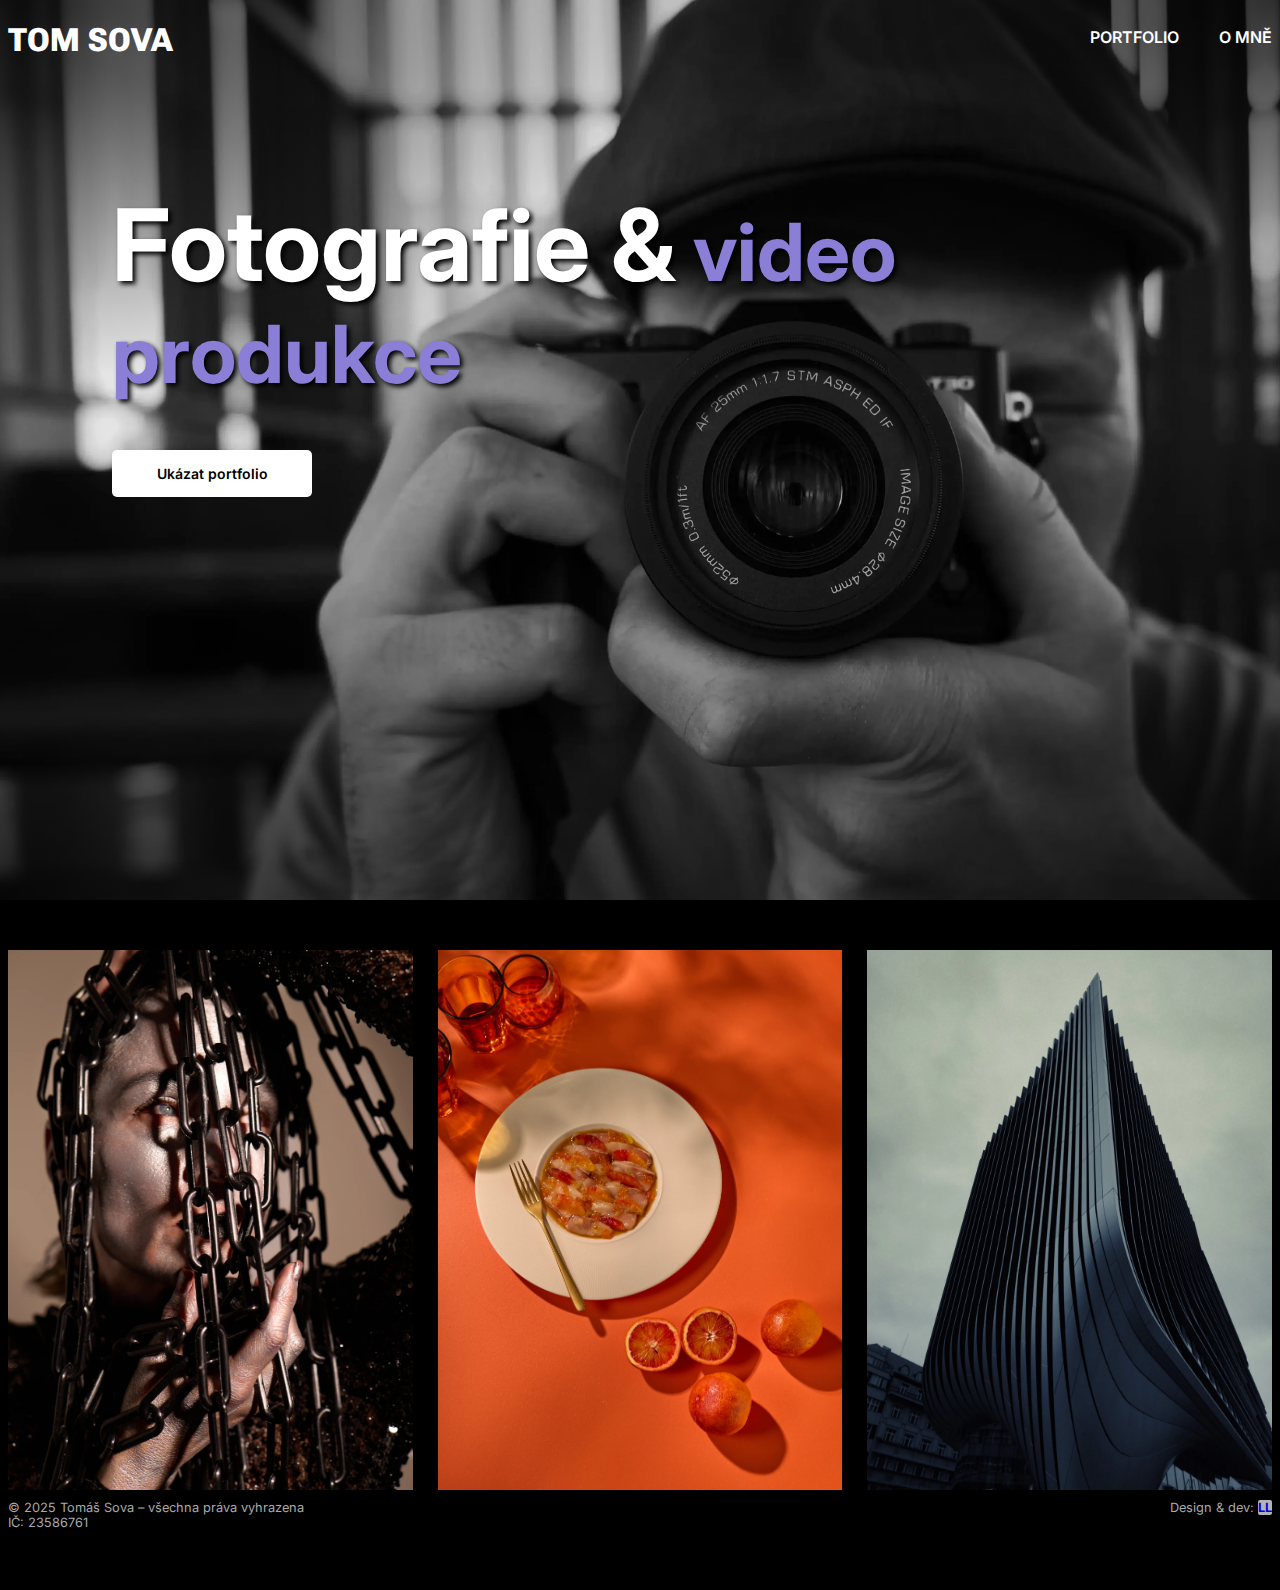
<file: index.html>
<!DOCTYPE html>
<html lang="cs">

<head>
    <meta charset="UTF-8">
    <meta name="viewport" content="width=device-width, initial-scale=1.0">
    <link rel="stylesheet" href="css/style.css">
    <link rel="preconnect" href="https://fonts.googleapis.com">
    <link rel="preconnect" href="https://fonts.gstatic.com" crossorigin>
    <link
        href="https://fonts.googleapis.com/css2?family=Inter:ital,opsz,wght@0,14..32,100..900;1,14..32,100..900&family=Montserrat:ital,wght@0,100..900;1,100..900&family=Oswald:wght@200..700&family=Playfair:ital,opsz,wght@0,5..1200,300..900;1,5..1200,300..900&family=Roboto+Flex:opsz,wght@8..144,100..1000&family=Roboto:ital,wght@0,100..900;1,100..900&family=Young+Serif&display=swap"
        rel="stylesheet">
    <link rel="icon" type="image/png" sizes="16x16" href="favicon-16x16.png">
    <link rel="icon" type="image/png" sizes="32x32" href="favicon-32x32.png">
    <link rel="stylesheet" href="https://cdnjs.cloudflare.com/ajax/libs/font-awesome/4.7.0/css/font-awesome.min.css">
    <title>Fotografie a video produkce | Tom Sova</title>
    <meta name="description"
        content="Fotografie a video produkce – profesionální tvorba od nápadu až po finální výstup. Prohlédněte si portfolio a rezervujte si focení či natáčení.">

</head>

<body>
    <div class="hero-bg">

    <header class="container">
        <div class="header-inner">
            <div class="logo__header">
                <a href="index.html" class="logo">TOM SOVA</a>
            </div>
            <nav class="topnav" id="myTopnav">
                <a href="portfolio/index.html">PORTFOLIO</a>
                <a href="o-mne/index.html">O MNĚ</a>
            </nav>
            <button class="icon" id="menuToggle">
                <i class="fa fa-bars"></i>
            </button>
        </div>
    </header>
    <main>
        
            <section class="container">
                <div class="hero">
                    <div class="hero__text">


                        <h1><span class="white-text">Fotografie &</span><span class="color-text"> video produkce</span>
                        </h1>
</div>

                        <div class="buttons">
                            <a href="portfolio/index.html" class="btn">Ukázat portfolio</a>
                        </div>
                    
                </div>
            </section>

        </div>



        <section class="portfolio-sample container">

            <div class="gallery-hp">
                <div class="gallery-hp__item">
                    <img src="img/portfolio_gallery/portret-modelky-retez.webp"
                        alt="Umělecký portrét modelky s řetězem překrývajícím polovinu obličeje, foceno v ateliéru"
                        loading="lazy">
                </div>

                <div class="gallery-hp__item">
                    <img src="img/portfolio_gallery/talir-jidlo-oranzove-pozadi.webp"
                        alt="Talíř s jídlem na oranžovém pozadí, ozdobený plátky pomeranče" loading="lazy">
                </div>

                <div class="gallery-hp__item">
                    <img src="img/portfolio_gallery/masarycka-praha-pohled-zespoda.webp"
                        alt="Černobílá fotografie Masaryčky v Praze, pohled zespoda" loading="lazy">
                </div>
            </div>



        </section>



    </main>


    <footer class="footer container">
        <div class="author">
            <p>© 2025 Tomáš Sova – všechna práva vyhrazena</p>
            <p class="ico">IČ: 23586761</p>
        </div>

        <div class="credits">
            <p>
                Design & dev: <a href="https://github.com/lenka-limberkova" target="_blank">LL</a>
            </p>
        </div>
    </footer>

    <script src="js/menu.js"></script>



</body>

</html>
</file>
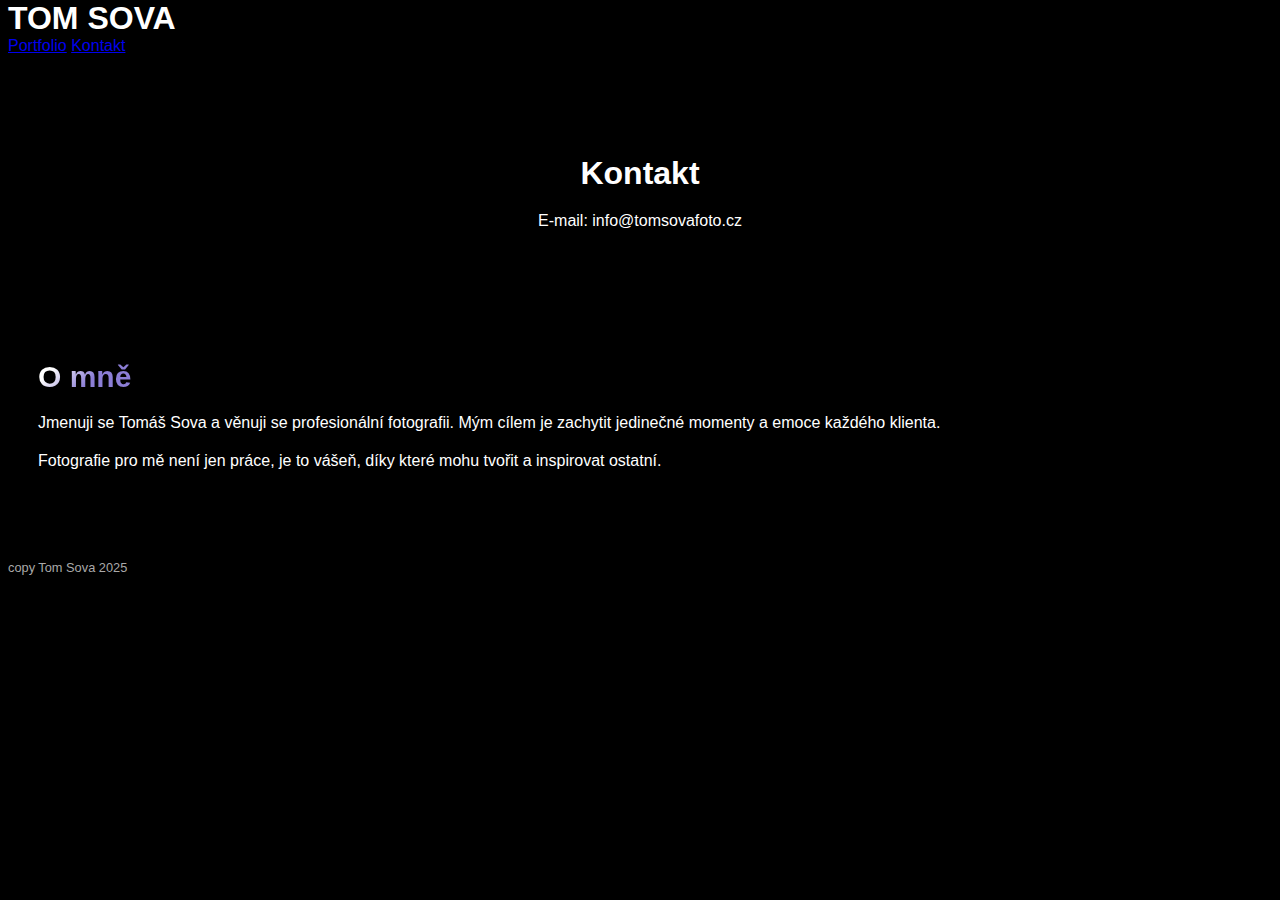
<file: kontakt/index.html>
<!DOCTYPE html>
<html lang="cs">
<head>
    <meta charset="UTF-8">
    <meta name="viewport" content="width=device-width, initial-scale=1.0">
    <link rel="stylesheet" href="../css/style.css">
    <link rel="preconnect" href="https://fonts.googleapis.com">
<link rel="preconnect" href="https://fonts.gstatic.com" crossorigin>
<link href="https://fonts.googleapis.com/css2?family=Inter+Tight:ital,wght@0,100..900;1,100..900&family=Outfit:wght@100..900&family=Raleway:ital,wght@0,100..900;1,100..900&family=Roboto+Mono:ital,wght@0,100..700;1,100..700&display=swap" rel="stylesheet">
    <title>Fotografie a video produkce | Tom Sova</title>
</head>
<body>

    <header class="header container">
        <div class="logo__header">
              <a href="/" class="logo">TOM SOVA</a>
        </div>
        <nav class="nav__header">
            <a href="../portfolio/">Portfolio</a>
            <a href="kontakt/">Kontakt</a>
        </nav>

    </header>


    <main>
        <!-- Sekce Kontakt -->
        <section class="contact-info container">
             <h1>Kontakt</h1>
            <p>E-mail: info@tomsovafoto.cz</p>
        </section>

        <!-- Sekce O mně -->
        <section class="about-me container">
            <div class="about-me-text">
                <h2>O mně</h2>

                <p>Jmenuji se Tomáš Sova a věnuji se profesionální fotografii. Mým cílem je zachytit jedinečné momenty a emoce každého klienta.</p>
                <p>Fotografie pro mě není jen práce, je to vášeň, díky které mohu tvořit a inspirovat ostatní.</p>
            </div>
        </section>
    </main>

    </main>

    <footer class="footer container">
        <p>copy Tom Sova 2025</p>
        

    </footer>
    
</body>
</html>
</file>
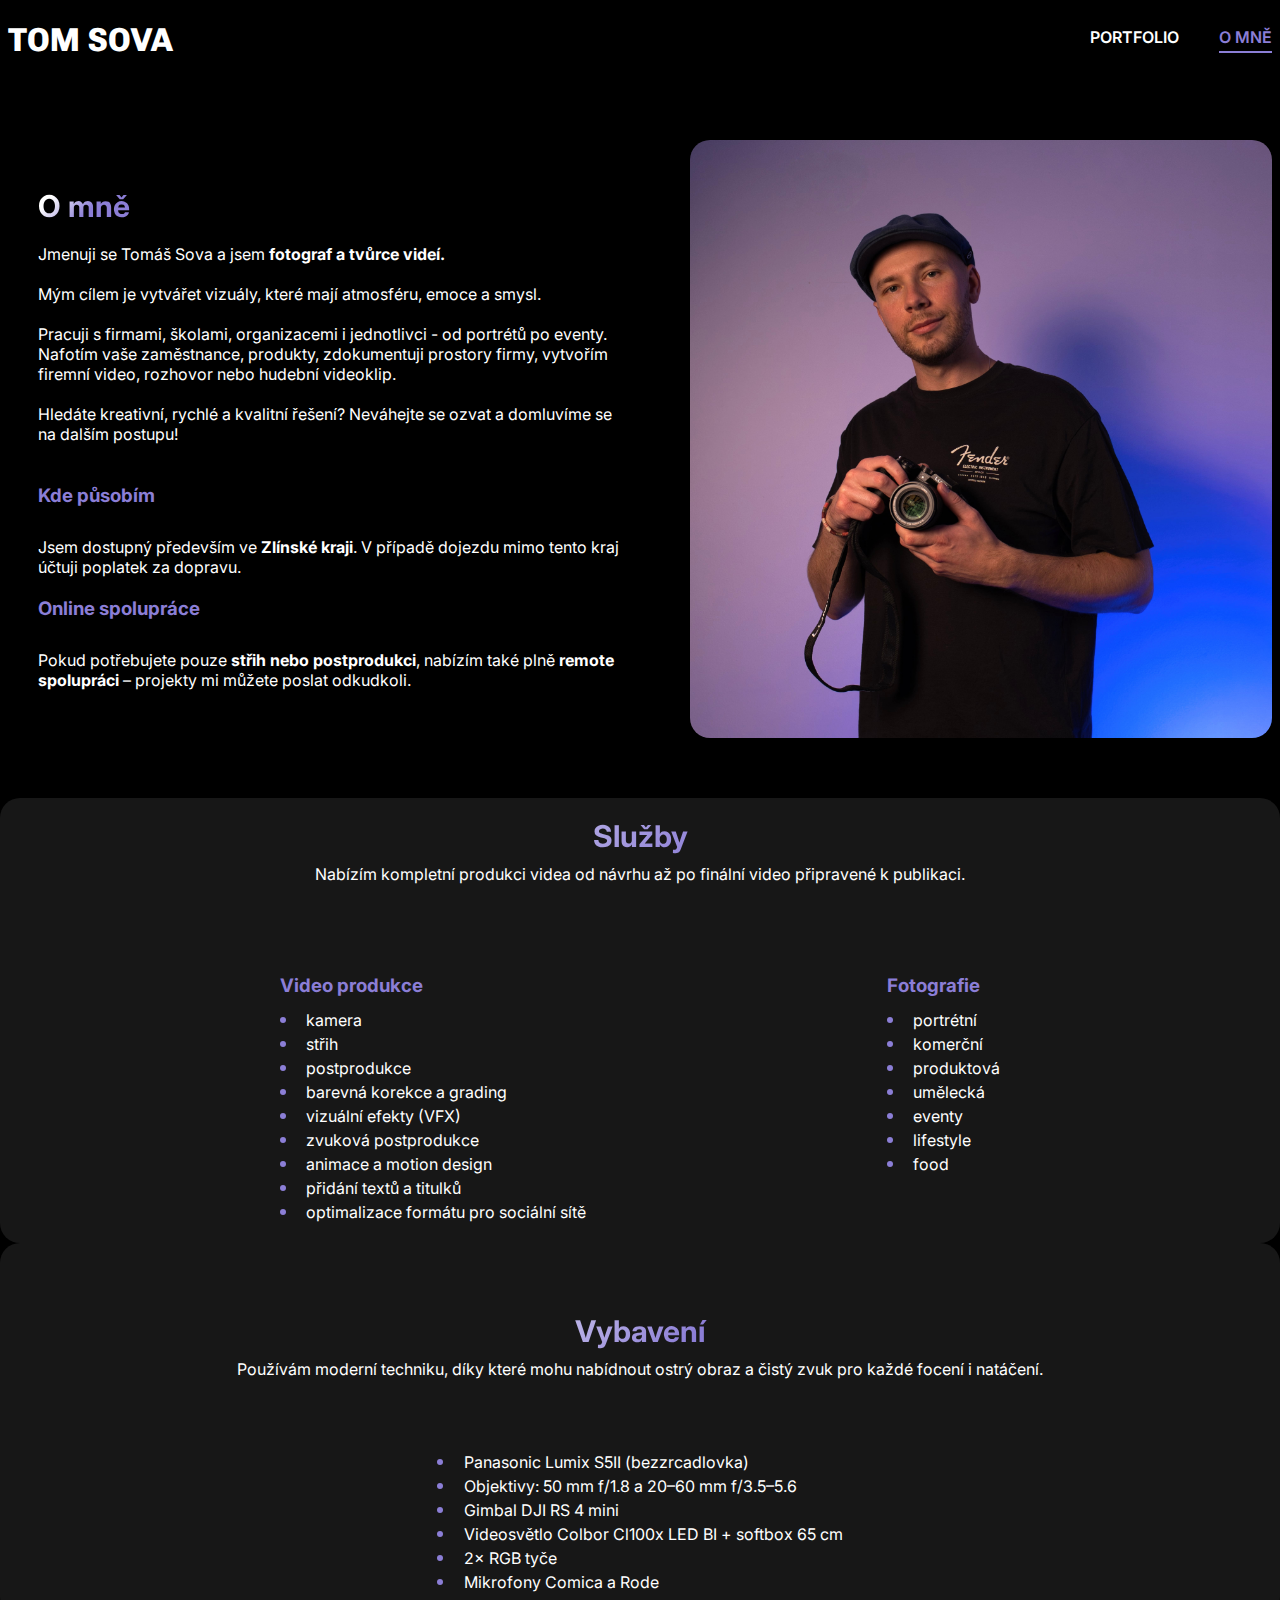
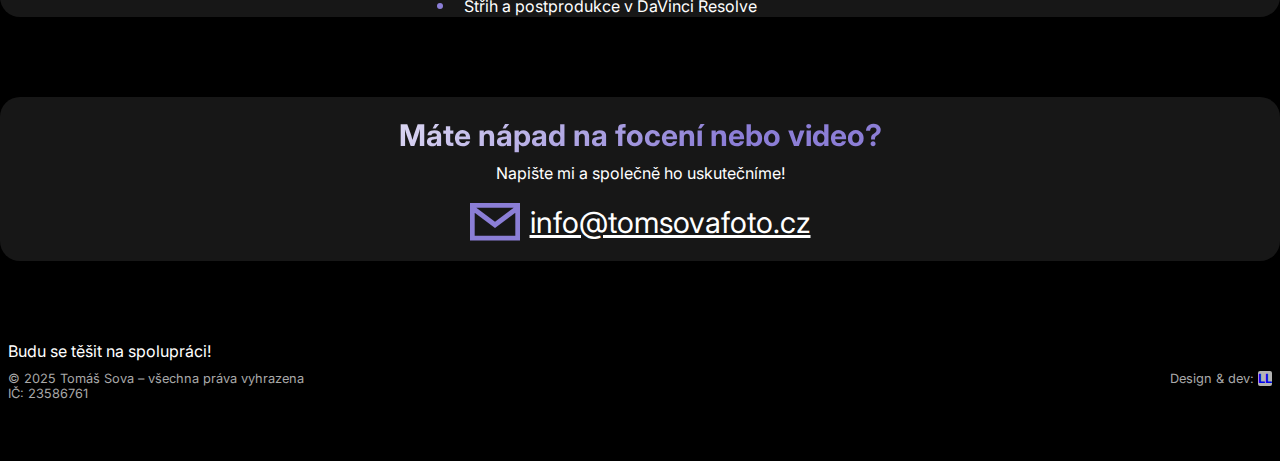
<file: o-mne/index.html>
<!DOCTYPE html>
<html lang="cs">

<head>
    <meta charset="UTF-8">
    <meta name="viewport" content="width=device-width, initial-scale=1.0">
    <link rel="stylesheet" href="../css/style.css">
    <link rel="preconnect" href="https://fonts.googleapis.com">
    <link rel="preconnect" href="https://fonts.gstatic.com" crossorigin>
    <link
        href="https://fonts.googleapis.com/css2?family=Inter:ital,opsz,wght@0,14..32,100..900;1,14..32,100..900&family=Outfit:wght@100..900&family=Playfair:ital,opsz,wght@0,5..1200,300..900;1,5..1200,300..900&family=Raleway:ital,wght@0,100..900;1,100..900&family=Roboto+Flex:opsz,wght@8..144,100..1000&family=Roboto+Mono:ital,wght@0,100..700;1,100..700&family=Roboto:ital,wght@0,100..900;1,100..900&family=Young+Serif&display=swap"
        rel="stylesheet">
    <link rel="icon" type="image/png" sizes="16x16" href="../favicon-16x16.png">
    <link rel="icon" type="image/png" sizes="32x32" href="../favicon-32x32.png">
    <link rel="stylesheet" href="https://cdnjs.cloudflare.com/ajax/libs/font-awesome/4.7.0/css/font-awesome.min.css">
    <title>Fotografie a video produkce | Tom Sova</title>
    <meta name="description"
        content="Jmenuji se Tomáš Sova a věnuji se fotografii a videoprodukci. Zjistěte více o mně a domluvte si focení nebo natáčení prostřednictvím e-mailu.">

</head>

<body>

    <header class="container">
        <div class="header-inner">
            <div class="logo__header">
                <a href="/" class="logo">TOM SOVA</a>
            </div>
            <nav class="topnav" id="myTopnav"> <a href="../portfolio/">PORTFOLIO</a>
                <a href="/" class="active">O MNĚ</a>
            </nav>
            <button class="icon" id="menuToggle">
                <i class="fa fa-bars"></i>
            </button>
        </div>

    </header>


    <main>

        <!-- Sekce O mně -->
        <section class="about-me container">


            <div class="about-me-text">
                <h2>O <span class="text--color">mně</span></h2>


                <p>Jmenuji se Tomáš Sova a jsem <strong>fotograf a tvůrce videí.</strong>

                <p>
                    Mým cílem je vytvářet vizuály, které mají atmosféru, emoce a smysl.

                <p>Pracuji s firmami, školami, organizacemi i jednotlivci - od portrétů po eventy. Nafotím vaše
                    zaměstnance, produkty, zdokumentuji prostory firmy, vytvořím firemní video, rozhovor nebo hudební
                    videoklip.</p>

                Hledáte kreativní, rychlé a kvalitní řešení?
                Neváhejte se ozvat a domluvíme se na dalším postupu!
                </p>
                <h3>Kde působím</h3>
                <p>
                    Jsem dostupný především ve <strong>Zlínské kraji</strong>.
                    V případě dojezdu mimo tento kraj účtuji poplatek za dopravu.
                </p>

                <h3>Online spolupráce</h3>
                <p>
                    Pokud potřebujete pouze <strong>střih nebo postprodukci</strong>, nabízím také plně
                    <strong>remote spolupráci</strong> – projekty mi můžete poslat odkudkoli.
                </p>
            </div>

            <div class="about-me-portrait">
                <img src="../img/portrait-color.jpg">
            </div>




        </section>




       <div class="bg">
        <div class="heading container">

            <h2>Služby</h2>

            <p>
                Nabízím kompletní produkci videa od návrhu až po finální video připravené k publikaci.
            </p>

        </div>

        <section class="service container">
            <div class="service__video">

                <h3>Video produkce</h3>
                <ul>
                    <li>kamera</li>
                    <li>střih</li>
                    <li>postprodukce</li>
                    <li>barevná korekce a grading</li>
                    <li>vizuální efekty (VFX)</li>
                    <li>zvuková postprodukce</li>
                    <li>animace a motion design</li>
                    <li>přidání textů a titulků</li>
                    <li>optimalizace formátu pro sociální sítě</li>
                </ul>



            </div>

            <div class="service__photo">

                <h3>Fotografie</h3>
                <ul>
                    <li>portrétní</li>
                    <li>komerční</li>
                    <li>produktová</li>
                    <li>umělecká</li>
                    <li>eventy</li>
                    <li>lifestyle</li>
                    <li>food</li>

                </ul>
            </div>
            </div>

        </section>
        </div>

        <div class="bg">
        <section class="gear container">
            <div class="heading container">
                <h2>Vybavení</h2>
                <p>Používám moderní techniku, díky které mohu nabídnout ostrý obraz a čistý zvuk pro každé focení i
                    natáčení.</p>

            </div>



            <div class="gear__gear">

                <ul class="equipment">
                    <li>Panasonic Lumix S5II (bezzrcadlovka)</li>
                    <li>Objektivy: 50 mm f/1.8 a 20–60 mm f/3.5–5.6</li>
                    <li>Gimbal DJI RS 4 mini</li>
                    <li>Videosvětlo Colbor Cl100x LED BI + softbox 65 cm</li>
                    <li>2× RGB tyče</li>
                    <li>Mikrofony Comica a Rode</li>
                    <li>Střih a postprodukce v DaVinci Resolve</li>
                </ul>

            </div>

        </section>

        </div>

        <div class="bg">

        <section class="contact-info container">
            <div class="contact-text">
                <h2>Máte nápad na focení nebo video?</h2>
                <p class="contact-info__heading">Napište mi a společně ho uskutečníme! </p>
            </div>
            <div class="contact-info__email">
                <svg viewBox="0 0 8 6" xmlns="http://www.w3.org/2000/svg">
                    <path d="m0 0h8v6h-8zm.75 .75v4.5h6.5v-4.5zM0 0l4 3 4-3v1l-4 3-4-3z" fill="#8B7ED6" />
                </svg>
                <p class="email"><a href="mailto:info@tomsovafoto.cz">info@tomsovafoto.cz</a></p>
            </div>
        </section>

        </div>

        <p class="text-bottom container">Budu se těšit na spolupráci!</p>




    </main>


    <footer class="footer container">
        <div class="author">
            <p>© 2025 Tomáš Sova – všechna práva vyhrazena</p>
            <p class="ico">IČ: 23586761</p>
        </div>
        <div class="credits">
            <p>
                Design & dev: <a href="https://github.com/lenka-limberkova" target="_blank">LL</a>
            </p>
        </div>
    </footer>

    <script src="../js/menu.js"></script>


</body>

</html>
</file>
<file: css/style.css>
:root {
  --color: #8B7ED6;
  --gray: #B3B3B3;
  --white: #fff;
  --black: #000;
}

* {
    box-sizing: border-box;
    margin: 0;
    padding: 0;
}


html, body {
  overflow-x: hidden;
}

/*HOMEPAGE*/

body {
  font-family: "Inter", sans-serif;
    background-color: black;
    color: white;
}

.hero-bg {
  background-image:
    radial-gradient(ellipse 80% 60% at 0% 0%, rgba(0,0,0,0.8) 0%, rgba(0,0,0,0) 70%),
    radial-gradient(ellipse 80% 60% at 100% 0%, rgba(0,0,0,0.8) 0%, rgba(0,0,0,0) 70%),
    radial-gradient(ellipse 80% 60% at 0% 100%, rgba(0,0,0,0.8) 0%, rgba(0,0,0,0) 70%),
    radial-gradient(ellipse 80% 60% at 100% 100%, rgba(0,0,0,0.8) 0%, rgba(0,0,0,0) 70%),
    url("bg2.webp");
  background-size: cover;
  background-position: center;
  background-repeat: no-repeat;
  width: 100vw;
  min-height: 100vh;
  position: relative;
}


.header-inner {
  display: flex;
  justify-content: space-between;
  align-items: center;
  height: 80px;

}

.logo {
  font-size: 2em;
  text-decoration: none;
  font-weight: 800;
  color: white;
  font-family: "Roboto Flex", sans-serif;
}

.topnav {
  display: flex;
  gap: 40px;
}
.topnav a,
.icon {
  text-decoration: none;
  font-weight: 600;
  color: white;
  border-bottom: 2px solid transparent; /* "rezervuje" místo pro čáru */
  padding-bottom: 4px; /* určí vzdálenost čáry od textu */
  transition: border-color 0.3s;
}
.topnav a:hover,
.topnav a:active,
.icon {
  color: var(--color);
  border-bottom: 2px solid var(--color); /* aktivní odkaz */

}

.topnav a.active { 
color: var(--color);
    border-bottom: 2px solid var(--color); /* aktivní odkaz */

}

.icon {
  display: none;
  background: none;
  border: none;
  font-size: 2rem;
  cursor: pointer;
}

.hero {
  display: flex;
  flex-direction: column;
  padding: 6.5em;
  gap: 3em;
}







.white-text {
  color: #fff;
  font-size: 100px;
    text-shadow: 3px 3px 5px black;

}  

.color-text {
  color: var(--color);
  font-size: 80px;
    text-shadow: 3px 3px 5px black;

}  

.buttons {
  display: flex;
  flex-direction: column;
 
}
.btn {
  padding: 15px;
  background-color: white;
  color: black;
  font-weight: 600;             
  text-decoration: none;      
  transition: background 0.3s;
  width: 200px;
  text-align: center;
  font-size: 14px;
    border-radius: 5px;
}



.btn a {
  text-decoration: none;
}

.btn:hover {
  border: none;
  color: white;
  background-color: var(--color);
}

h2 {
  text-align: center;
  font-size: 30px;
  color: #FFFFFF; 
 background-image: linear-gradient(135deg, #FFFFFF 18%, #8C7ED6 57%); 
 background-clip: text; 
 -webkit-background-clip: text; 
 -webkit-text-fill-color: transparent; 
}

.gallery-hp {
  display: flex;
  gap: 25px;            
  justify-content: space-between;
  flex-wrap: wrap; 
  margin-top: 50px;      
}

.gallery-hp__item {
  flex: 1 1 calc(33.333% - 25px); /* tři vedle sebe */
  aspect-ratio: 3 / 4;            /* na výšku */
  overflow: hidden;
}

.gallery-hp__item img {
  width: 100%;
  height: 100%;
  object-fit: cover;
  display: block;
  opacity: 1;
}

.gallery-hp__item img:hover {
  opacity: 0.9;
}


footer { /*spravne*/
  background-color: black;
  color: darkgrey;
  height: 80px;
  display: flex;
   justify-content: space-between;
  font-size: 0.8em;
    margin: 10px 0px;

}


footer a {
  text-decoration: none;
}



.credits a {
  background-color: var(--gray);
  font-weight: bold;
  border-radius: 2px;
}

/*PORTFOLIO*/


/* Filtrovací tlačítka */
.filter-buttons {
  text-align: center;
  margin-bottom: 5em;
}

.filter-btn {
  background: white;
  border: none;
  color: black;
  padding: 10px;
  margin: 0 5px;
  cursor: pointer;
  transition: color 0.3s ease;
  font-size: 14px;
  position: relative;
  border-radius: 5px;
  text-align: center;
  font-weight: 600;     
  width: 150px;

}

.filter-btn:hover {
  color: white;
  background-color: var(--color)

}

.filter-btn.active {
  color: var(--white);
  background-color: var(--color);
}


button {
  font-family: inherit; /* dědí font z rodiče (body) */
}

/* Galerie fotek (dvě kolony) */
.gallery {
  display: flex;
  gap: 30px;
  background-color: #fff;
  padding: 30px;
}

.gallery .column {
  flex: 1;
  display: flex;
  flex-direction: column;
  gap: 30px;
}

.gallery img {
  width: 100%;
}



/* Video položky */


.video-section {
  display: flex;
  flex-direction: column;   /* položky pod sebe */
  align-items: center;      /* zarovnat na střed */
  gap: 5em;                /* mezera mezi videi */
}

.video-wrapper {
  position: relative;
  cursor: pointer;
  
  
}

.video-thumbnail {
  position: relative;
  display: inline-block;
}

.video-thumbnail img {
  display: block;
  width: 100%;
  height: auto;
}

    .play-button {
      position: absolute;
      top: 50%;
      left: 50%;
      transform: translate(-50%, -50%);
      width: 80px;
      height: 80px;
      background: url(../img/icons/play-button.svg) no-repeat center center;
      background-size: contain;
      opacity: 0.8;
      transition: opacity 0.3s;
    }

    .video-wrapper:hover .play-button {
      opacity: 1;
    }


/*Kontakt*/
.contact-info {
  display: flex;
  flex-direction: column;
  text-align: center;
  gap: 20px;
  margin-top: 80px;    /* bigger space above */
  margin-bottom: 80px; /* bigger space below */
     padding: 20px;

}

.bg {
   background-color: rgb(23, 23, 23);
    border-radius: 20px;
}

.contact-info__email {
  display: flex;
  justify-content: center;
  align-items: center;
  gap: 10px;
}

.email {
  font-size: 30px;
}

.email a {
  color: inherit;
}


.contact-info__email svg {
	width: 50px;
}

.about-me-text {
  display: flex;
  flex-direction: column;
align-items: flex-start;  
gap: 20px;
padding: 30px;


}

.about-me {
  display: flex;
  align-items: stretch;
  justify-content: center;
  gap: 40px;
  margin-top: 60px;
  margin-bottom: 60px;
}

.about-me-text,
.about-me-portrait {
  flex: 1 1 0;
  display: flex;
  flex-direction: column;
  justify-content: center;
  min-height: 100%;
}

.about-me-portrait {
  align-items: center;
}

.about-me-portrait img {
  max-width: 100%;
  border-radius: 20px;
  box-shadow: 0 8px 32px rgba(0, 0, 0, 0.149);
}    

.service {
  display: flex;
  gap: 30px;
  justify-content: space-evenly;
       padding: 20px;

}

.sevice__photo {
  padding: 20px;
}

h3{
  color: var(--color);
  margin-bottom: 10px;
}

.heading {
  display: flex;
  flex-direction: column;
  gap: 10px;
  margin: 50px auto;
  padding: 20px;
}

.heading p {
  text-align: center;
}

.gear {
  display: flex;
  flex-direction: column;
  align-items: center;
}

ul {
  list-style-position: inside; /* odrážka bude součástí obsahu */
}

li::marker {
  color: var(--color); /* jen odrážka */
  font-size: 1.2em; /* můžeš změnit i velikost */
}

.contact-text {
  display: flex;
  flex-direction: column;
  gap: 10px;
} 





.container {
  max-width: 1536px;
  margin-left: auto;
  margin-right: auto;
  padding-left: 0.5rem;
  padding-right: 0.5rem;
}

/*RESPONSIVE*/

/* 2xl */
@media (max-width: 1536px) {
  .container {
    max-width: 1440px;
  }
}

/* xl */
@media (max-width: 1280px) {
  .container {
    max-width: 1280px;
  }

}


/* lg */
@media (max-width: 1024px) {
  .container {
    width: 100%;
  }

  .about-me {
    flex-direction: column;
  }

  .about-me-text,
.about-me-portrait {
  flex: none;

}
}

/* md */
@media (max-width: 768px) {
  .container {
    width: 100%;
  }
    .hero {
    flex-direction: column;   /* text nahoře, obrázek pod ním */
    justify-content: center;
    padding: 4em;               /* bez paddingu, aby obraz šel od okraje k okraji */
  }

  .hero h1 {
    font-size: 1.5em;
  }

  .gallery-hp {
    flex-direction: column;
    padding: 10px;
  }

  .topnav a.active { 
color: var(--color);
    border-bottom: none; /*rusi podtrzeni odkazu navigace v hamburger menu */

}

.topnav a:hover,
.topnav a:active,
.icon {
  border-bottom: none;

}

 .gallery {
    flex-direction: column;
  }

  .column2 {
  margin-top: 0px;
}

.filter-buttons {
  margin-bottom: 3em;
}


}


/* sm */
@media (max-width: 640px) {
  .container {
    width: 100%;
  }

   .service {
    flex-direction: column;
  }

  .hero {
    padding: 4em 2em;
  }

.white-text {
  font-size: 80px;
}

.color-text {
  font-size: 64px;
}

}

@media (max-width: 500px) {
  .container {
    width: 100%;
  }

.white-text {
  font-size: 72px;
}

.color-text {
  font-size: 60px;
}

.buttons {
  margin-top: 8em;
}

  
}


/* xs */
@media (max-width: 475px) {
  .container {
    width: 100%;
  }
header {
  position: fixed;
  top: 0;
  left: 0;
  width: 100%;        /* aby zabírala celou šířku obrazovky */
  z-index: 1000;
  background-color: black;

}

.logo__header {
    pointer-events: auto;
    z-index: 2000;

}

.hero {
  justify-content: center;
  align-items: center;

}

.hero h1 {
  padding-top: 8em;
}

.white-text {
  font-size: 50px;
}

.color-text {
  font-size: 50px;
}

  .btn {
      width: 160px;
      font-size: 12px;

  }



  .portfolio-sample {
    margin-bottom: 20px;
  }

 

  ul {
  list-style-position: outside; /* výchozí – odrážka je vlevo */
  padding-left: 2em;          /* mírné odsazení */
}

ul li {
  text-indent: -1.2em;          /* posune text zpátky */
  padding-left: 1.5em;          /* zarovná všechny řádky pod sebe */
}
  

  footer {
    display: flex;
    flex-direction: column;
    font-size: 0.8em

  }

.gallery {
  padding: 15px;
}

.gallery .column {
    gap: 15px;
}

iframe {
  overflow: hidden;
  width: 100vw;
}

.filter-btn {
  z-index: 2000;
  margin-top: 100px;
  position:static;
}


}


/*mobile menu responsive*/

@media (max-width: 768px) {
  .topnav {
    flex-direction: column;
    position: absolute;
    top: 0px;
    right: 0;
    background: #000; /* rovnou černé pozadí */
    width: 100%;
    max-height: 0;          /* schované menu */
    opacity: 0;             /* neviditelné */
    overflow: hidden;       /* schovat odkazy */
    gap: 0;
    box-shadow: 0 2px 8px rgba(0,0,0,0.1);
    transition: max-height 0.4s ease, opacity 0.4s ease;
    z-index: 2;
        padding-top: 60px;  /* aby odkazy nezačínaly hned pod okrajem, ale až pod ikonou */

  }

  .topnav.active {
    max-height: 500px;      /* nastav dostatečně velkou výšku */
    opacity: 1;             /* zobrazí se */
  }

  .topnav a {
    color: #fff;
    padding: 20px;
    display: block;
    text-align: center;
  }

  .icon {
    display: block;
    position: absolute;
    top: 20px;
    right: 20px;
    z-index: 3;
  }

  .icon,
  .topnav,
  .logo__header,
  .buttons {
  -webkit-tap-highlight-color: transparent; /* odstraní tmavý flash na mobilu */
  user-select: none;                         /* zabrání výběru textu při tapnutí */
}
}
</file>
